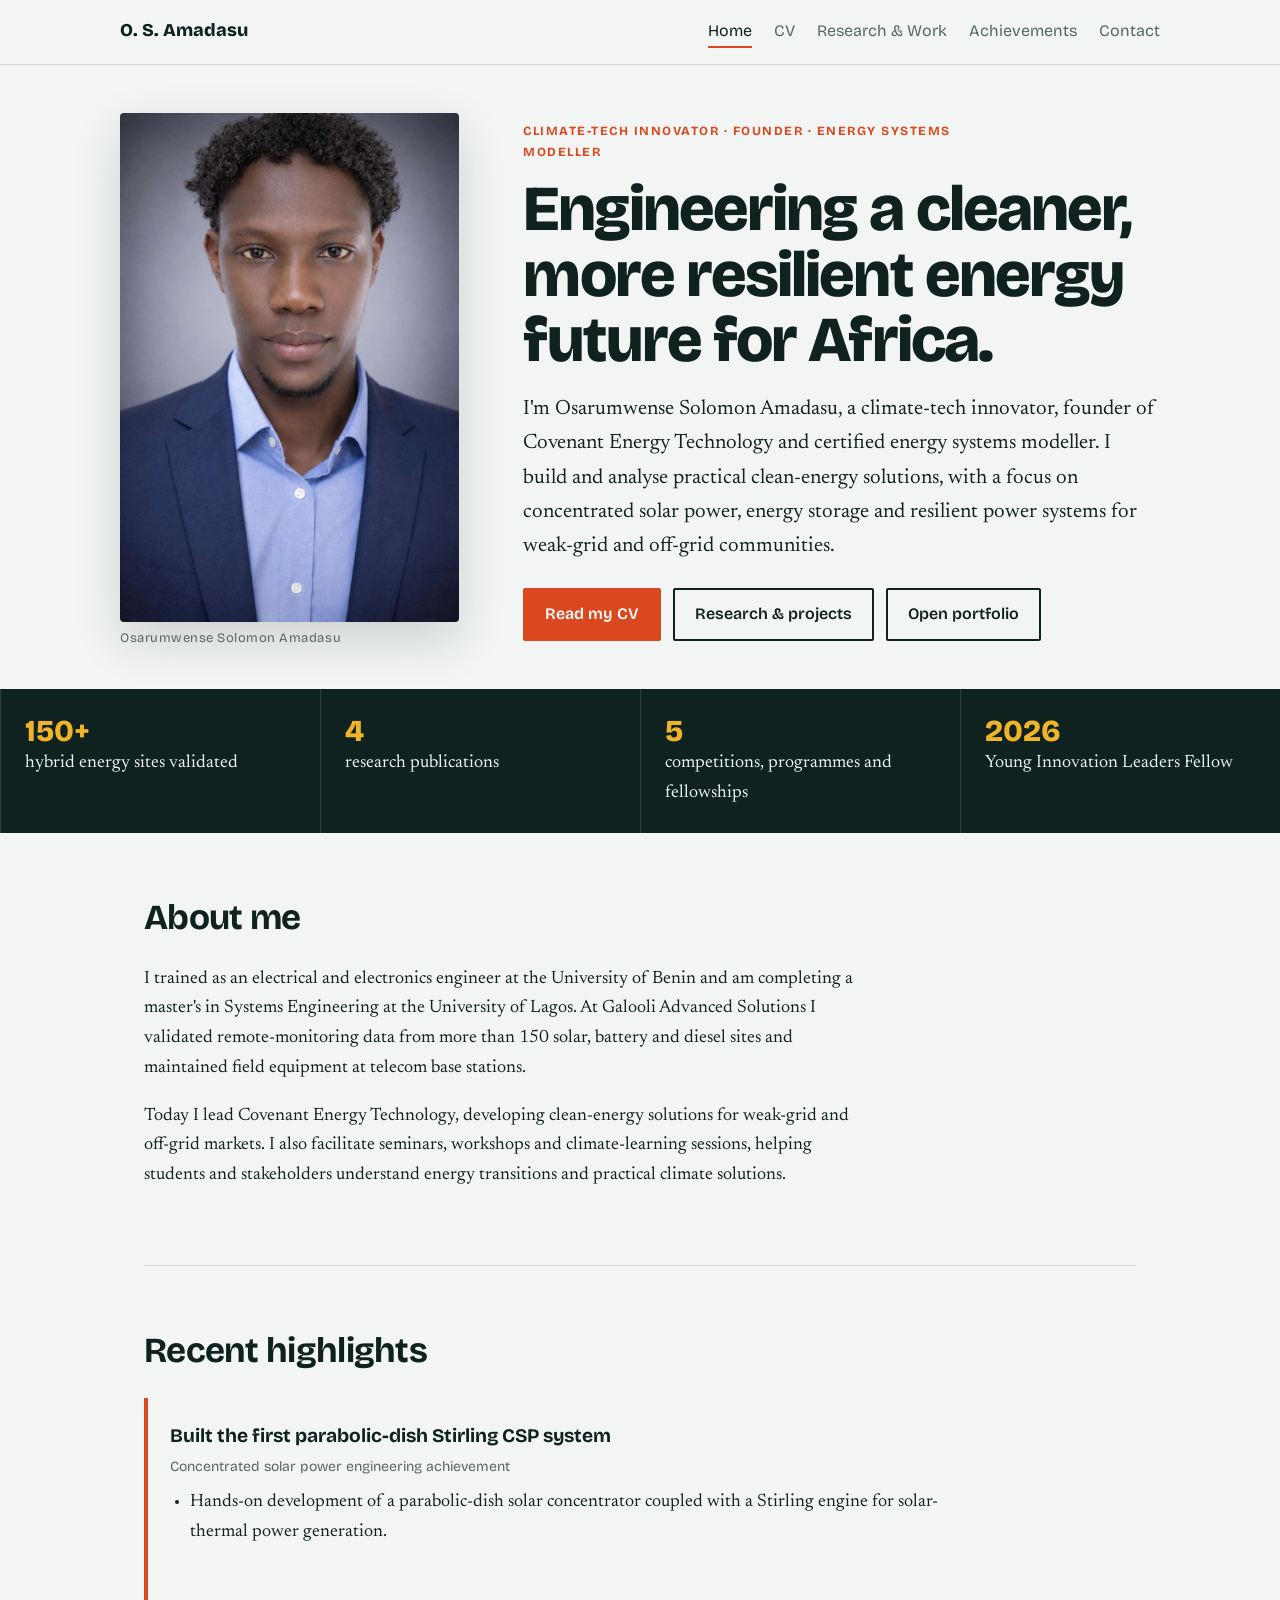
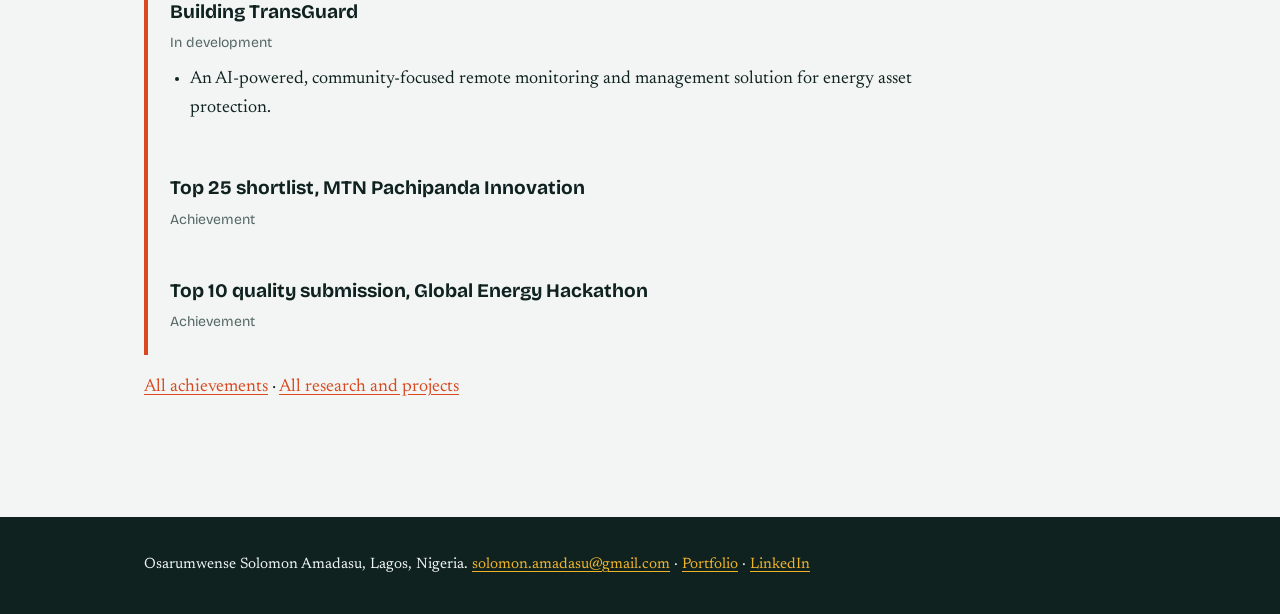
<file: index.html>
<!doctype html><html lang="en"><head><meta charset="utf-8"><meta name="viewport" content="width=device-width,initial-scale=1">
<title>Home | Osarumwense Solomon Amadasu</title>
<meta name="description" content="Osarumwense Solomon Amadasu is a climate-tech innovator, founder and certified energy systems modeller working on concentrated solar power and resilient clean-energy systems in Africa.">
<link rel="icon" href="data:image/svg+xml,<svg xmlns=%22http://www.w3.org/2000/svg%22 viewBox=%220 0 100 100%22><text y=%22.9em%22 font-size=%2290%22>☀️</text></svg>">
<link rel="preconnect" href="https://fonts.googleapis.com"><link rel="preconnect" href="https://fonts.gstatic.com" crossorigin>
<link href="https://fonts.googleapis.com/css2?family=Bricolage+Grotesque:wght@500;700;800&family=Newsreader:ital,wght@0,400;0,600;1,400&display=swap" rel="stylesheet">
<link rel="stylesheet" href="style.css"></head><body>
<header><div class="wrap nav"><a class="brand" href="index.html">O. S. Amadasu</a><a href="index.html" aria-current="page">Home</a><a href="cv.html">CV</a><a href="work.html">Research & Work</a><a href="achievements.html">Achievements</a><a href="contact.html">Contact</a></div></header>
<main><div class="wrap hero hero-profile">
<figure class="fig profile-figure"><img class="profile-photo" src="assets/osarumwense-amadasu.jpg" alt="Professional portrait of Osarumwense Solomon Amadasu"><figcaption>Osarumwense Solomon Amadasu</figcaption></figure>
<div class="hero-copy"><p class="eyebrow">Climate-tech innovator · Founder · Energy systems modeller</p><h1>Engineering a cleaner, more resilient energy future for Africa.</h1>
<p class="lead">I'm Osarumwense Solomon Amadasu, a climate-tech innovator, founder of Covenant Energy Technology and certified energy systems modeller. I build and analyse practical clean-energy solutions, with a focus on concentrated solar power, energy storage and resilient power systems for weak-grid and off-grid communities.</p>
<div class="btns"><a class="btn" href="cv.html">Read my CV</a><a class="btn alt" href="work.html">Research & projects</a><a class="btn alt" href="https://drive.google.com/drive/folders/1OPOBf2GCtjG1It3yd4VnaOTo7fdZlEqw">Open portfolio</a></div></div></div>
<div class="strip"><div><b>150+</b>hybrid energy sites validated</div><div><b>4</b>research publications</div><div><b>5</b>competitions, programmes and fellowships</div><div><b>2026</b>Young Innovation Leaders Fellow</div></div>
<div class="wrap"><section class="sec"><h2>About me</h2><p>I trained as an electrical and electronics engineer at the University of Benin and am completing a master's in Systems Engineering at the University of Lagos. At Galooli Advanced Solutions I validated remote-monitoring data from more than 150 solar, battery and diesel sites and maintained field equipment at telecom base stations.</p>
<p>Today I lead Covenant Energy Technology, developing clean-energy solutions for weak-grid and off-grid markets. I also facilitate seminars, workshops and climate-learning sessions, helping students and stakeholders understand energy transitions and practical climate solutions.</p></section>
<section class="sec"><h2>Recent highlights</h2><div class="list">
<div class="item hl"><h3>Built the first parabolic-dish Stirling CSP system</h3><div class="meta">Concentrated solar power engineering achievement</div><ul><li>Hands-on development of a parabolic-dish solar concentrator coupled with a Stirling engine for solar-thermal power generation.</li></ul></div>
<div class="item hl"><h3>Building TransGuard</h3><div class="meta">In development</div><ul><li>An AI-powered, community-focused remote monitoring and management solution for energy asset protection.</li></ul></div>
<div class="item hl"><h3>Top 25 shortlist, MTN Pachipanda Innovation</h3><div class="meta">Achievement</div></div>
<div class="item hl"><h3>Top 10 quality submission, Global Energy Hackathon</h3><div class="meta">Achievement</div></div>
</div><p><a href="achievements.html">All achievements</a> · <a href="work.html">All research and projects</a></p></section></div></main>
<footer><div class="wrap">Osarumwense Solomon Amadasu, Lagos, Nigeria. <a href="mailto:solomon.amadasu@gmail.com">solomon.amadasu@gmail.com</a> · <a href="https://drive.google.com/drive/folders/1OPOBf2GCtjG1It3yd4VnaOTo7fdZlEqw">Portfolio</a> · <a href="https://linkedin.com/in/osarumwense-amadasu-432a4a236">LinkedIn</a></div></footer></body></html>
</file>
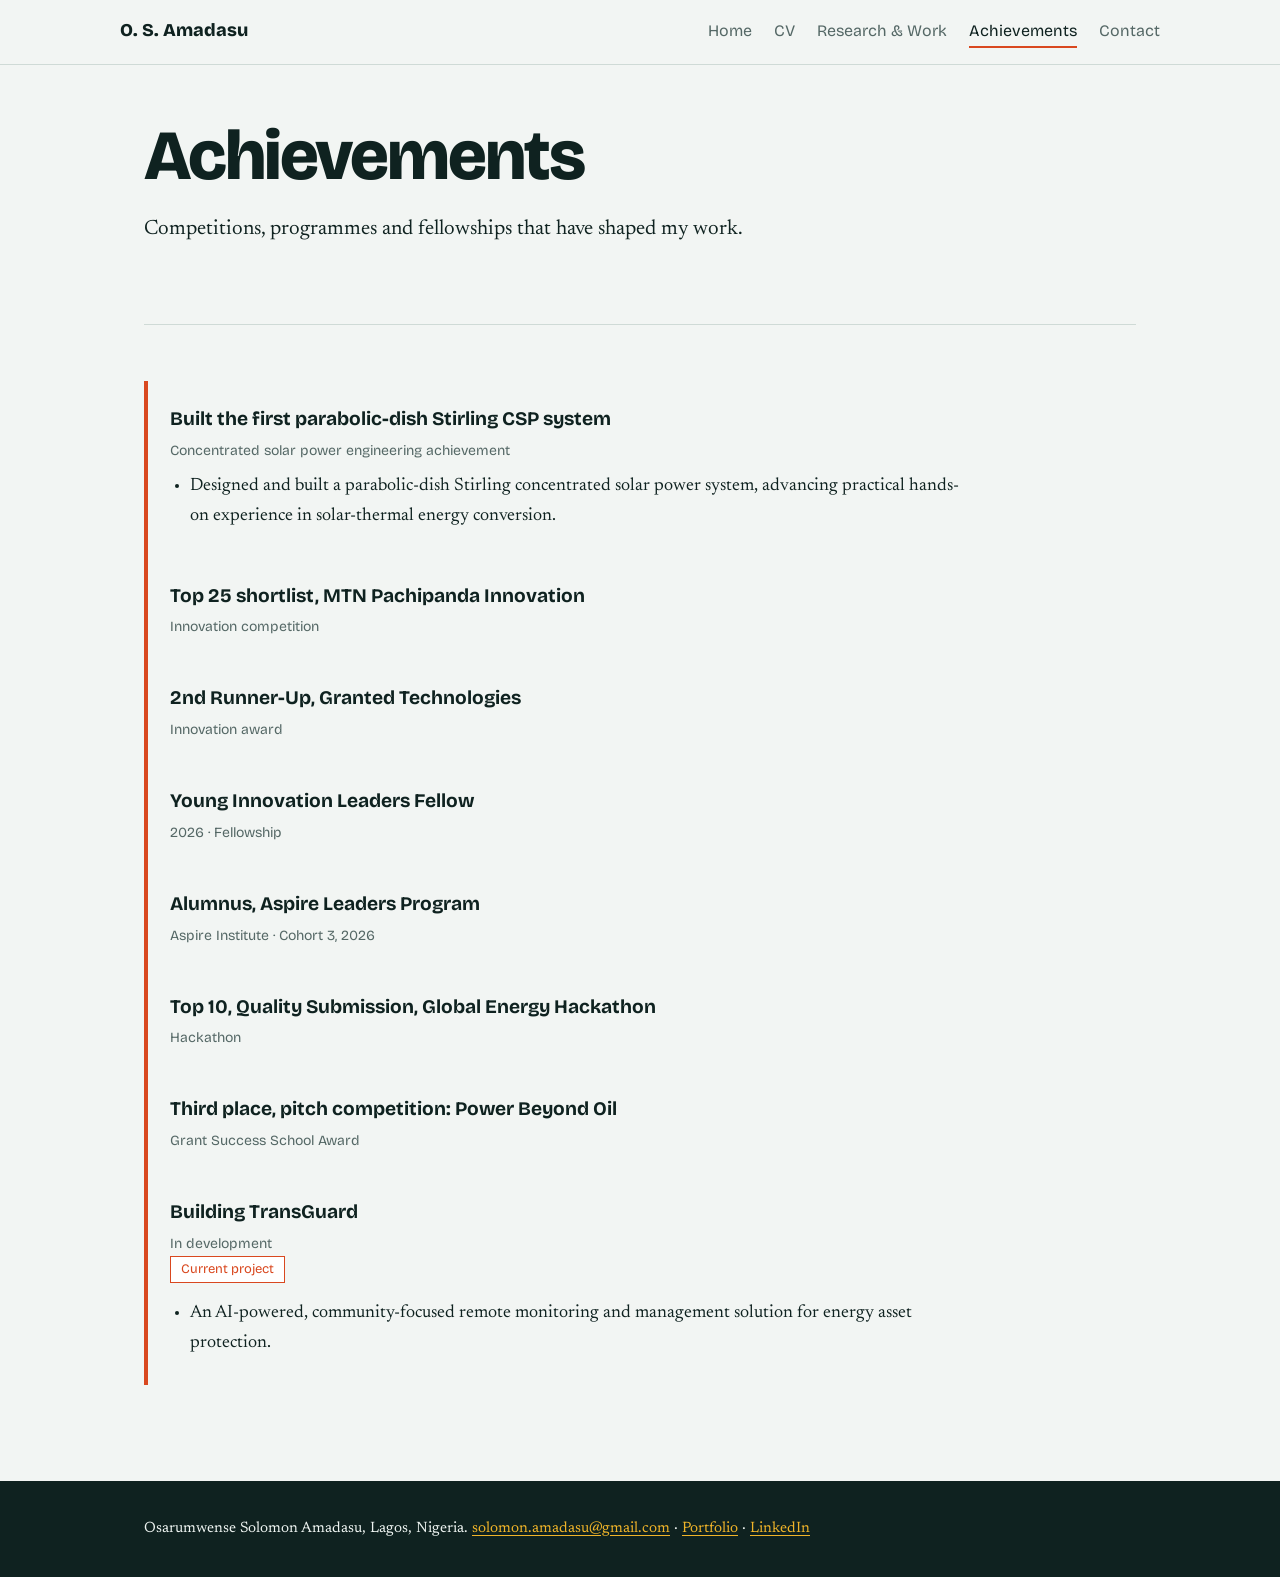
<file: achievements.html>
<!doctype html><html lang="en"><head><meta charset="utf-8"><meta name="viewport" content="width=device-width,initial-scale=1">
<title>Achievements | Osarumwense Solomon Amadasu</title>
<meta name="description" content="Osarumwense Solomon Amadasu is a climate-tech innovator, founder and certified energy systems modeller working on concentrated solar power and resilient clean-energy systems in Africa.">
<link rel="icon" href="data:image/svg+xml,<svg xmlns=%22http://www.w3.org/2000/svg%22 viewBox=%220 0 100 100%22><text y=%22.9em%22 font-size=%2290%22>☀️</text></svg>">
<link rel="preconnect" href="https://fonts.googleapis.com"><link rel="preconnect" href="https://fonts.gstatic.com" crossorigin>
<link href="https://fonts.googleapis.com/css2?family=Bricolage+Grotesque:wght@500;700;800&family=Newsreader:ital,wght@0,400;0,600;1,400&display=swap" rel="stylesheet">
<link rel="stylesheet" href="style.css"></head><body>
<header><div class="wrap nav"><a class="brand" href="index.html">O. S. Amadasu</a><a href="index.html">Home</a><a href="cv.html">CV</a><a href="work.html">Research & Work</a><a href="achievements.html" aria-current="page">Achievements</a><a href="contact.html">Contact</a></div></header>
<main><div class="wrap"><section class="sec"><h1>Achievements</h1><p class="lead">Competitions, programmes and fellowships that have shaped my work.</p></section>
<section class="sec"><div class="list">
<div class="item hl"><h3>Built the first parabolic-dish Stirling CSP system</h3><div class="meta">Concentrated solar power engineering achievement</div><ul><li>Designed and built a parabolic-dish Stirling concentrated solar power system, advancing practical hands-on experience in solar-thermal energy conversion.</li></ul></div>
<div class="item hl"><h3>Top 25 shortlist, MTN Pachipanda Innovation</h3><div class="meta">Innovation competition</div></div>
<div class="item hl"><h3>2nd Runner-Up, Granted Technologies</h3><div class="meta">Innovation award</div></div>
<div class="item hl"><h3>Young Innovation Leaders Fellow</h3><div class="meta">2026 · Fellowship</div></div>
<div class="item hl"><h3>Alumnus, Aspire Leaders Program</h3><div class="meta">Aspire Institute · Cohort 3, 2026</div></div>
<div class="item hl"><h3>Top 10, Quality Submission, Global Energy Hackathon</h3><div class="meta">Hackathon</div></div>
<div class="item hl"><h3>Third place, pitch competition: Power Beyond Oil</h3><div class="meta">Grant Success School Award</div></div>
<div class="item hl"><h3>Building TransGuard</h3><div class="meta">In development</div><span class="tag live">Current project</span><ul><li>An AI-powered, community-focused remote monitoring and management solution for energy asset protection.</li></ul></div>
</div></section></div></main>
<footer><div class="wrap">Osarumwense Solomon Amadasu, Lagos, Nigeria. <a href="mailto:solomon.amadasu@gmail.com">solomon.amadasu@gmail.com</a> · <a href="https://drive.google.com/drive/folders/1OPOBf2GCtjG1It3yd4VnaOTo7fdZlEqw">Portfolio</a> · <a href="https://linkedin.com/in/osarumwense-amadasu-432a4a236">LinkedIn</a></div></footer></body></html>
</file>
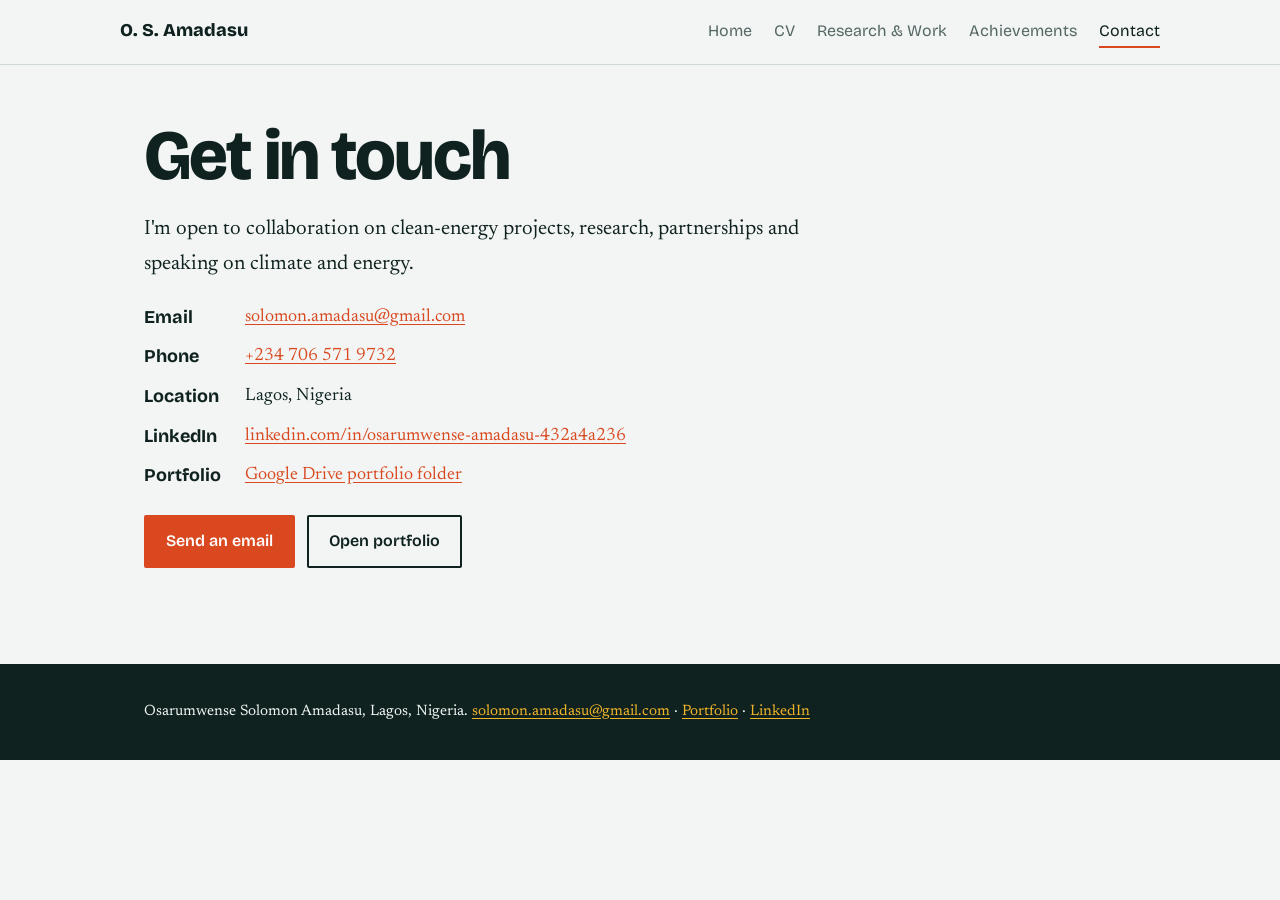
<file: contact.html>
<!doctype html><html lang="en"><head><meta charset="utf-8"><meta name="viewport" content="width=device-width,initial-scale=1">
<title>Contact | Osarumwense Solomon Amadasu</title>
<meta name="description" content="Osarumwense Solomon Amadasu is a climate-tech innovator, founder and certified energy systems modeller working on concentrated solar power and resilient clean-energy systems in Africa.">
<link rel="icon" href="data:image/svg+xml,<svg xmlns=%22http://www.w3.org/2000/svg%22 viewBox=%220 0 100 100%22><text y=%22.9em%22 font-size=%2290%22>☀️</text></svg>">
<link rel="preconnect" href="https://fonts.googleapis.com"><link rel="preconnect" href="https://fonts.gstatic.com" crossorigin>
<link href="https://fonts.googleapis.com/css2?family=Bricolage+Grotesque:wght@500;700;800&family=Newsreader:ital,wght@0,400;0,600;1,400&display=swap" rel="stylesheet">
<link rel="stylesheet" href="style.css"></head><body>
<header><div class="wrap nav"><a class="brand" href="index.html">O. S. Amadasu</a><a href="index.html">Home</a><a href="cv.html">CV</a><a href="work.html">Research & Work</a><a href="achievements.html">Achievements</a><a href="contact.html" aria-current="page">Contact</a></div></header>
<main><div class="wrap"><section class="sec"><h1>Get in touch</h1><p class="lead">I'm open to collaboration on clean-energy projects, research, partnerships and speaking on climate and energy.</p>
<dl><dt>Email</dt><dd><a href="mailto:solomon.amadasu@gmail.com">solomon.amadasu@gmail.com</a></dd><dt>Phone</dt><dd><a href="tel:+2347065719732">+234 706 571 9732</a></dd>
<dt>Location</dt><dd>Lagos, Nigeria</dd><dt>LinkedIn</dt><dd><a href="https://linkedin.com/in/osarumwense-amadasu-432a4a236">linkedin.com/in/osarumwense-amadasu-432a4a236</a></dd>
<dt>Portfolio</dt><dd><a href="https://drive.google.com/drive/folders/1OPOBf2GCtjG1It3yd4VnaOTo7fdZlEqw">Google Drive portfolio folder</a></dd></dl>
<div class="btns"><a class="btn" href="mailto:solomon.amadasu@gmail.com">Send an email</a><a class="btn alt" href="https://drive.google.com/drive/folders/1OPOBf2GCtjG1It3yd4VnaOTo7fdZlEqw">Open portfolio</a></div></section></div></main>
<footer><div class="wrap">Osarumwense Solomon Amadasu, Lagos, Nigeria. <a href="mailto:solomon.amadasu@gmail.com">solomon.amadasu@gmail.com</a> · <a href="https://drive.google.com/drive/folders/1OPOBf2GCtjG1It3yd4VnaOTo7fdZlEqw">Portfolio</a> · <a href="https://linkedin.com/in/osarumwense-amadasu-432a4a236">LinkedIn</a></div></footer></body></html>
</file>
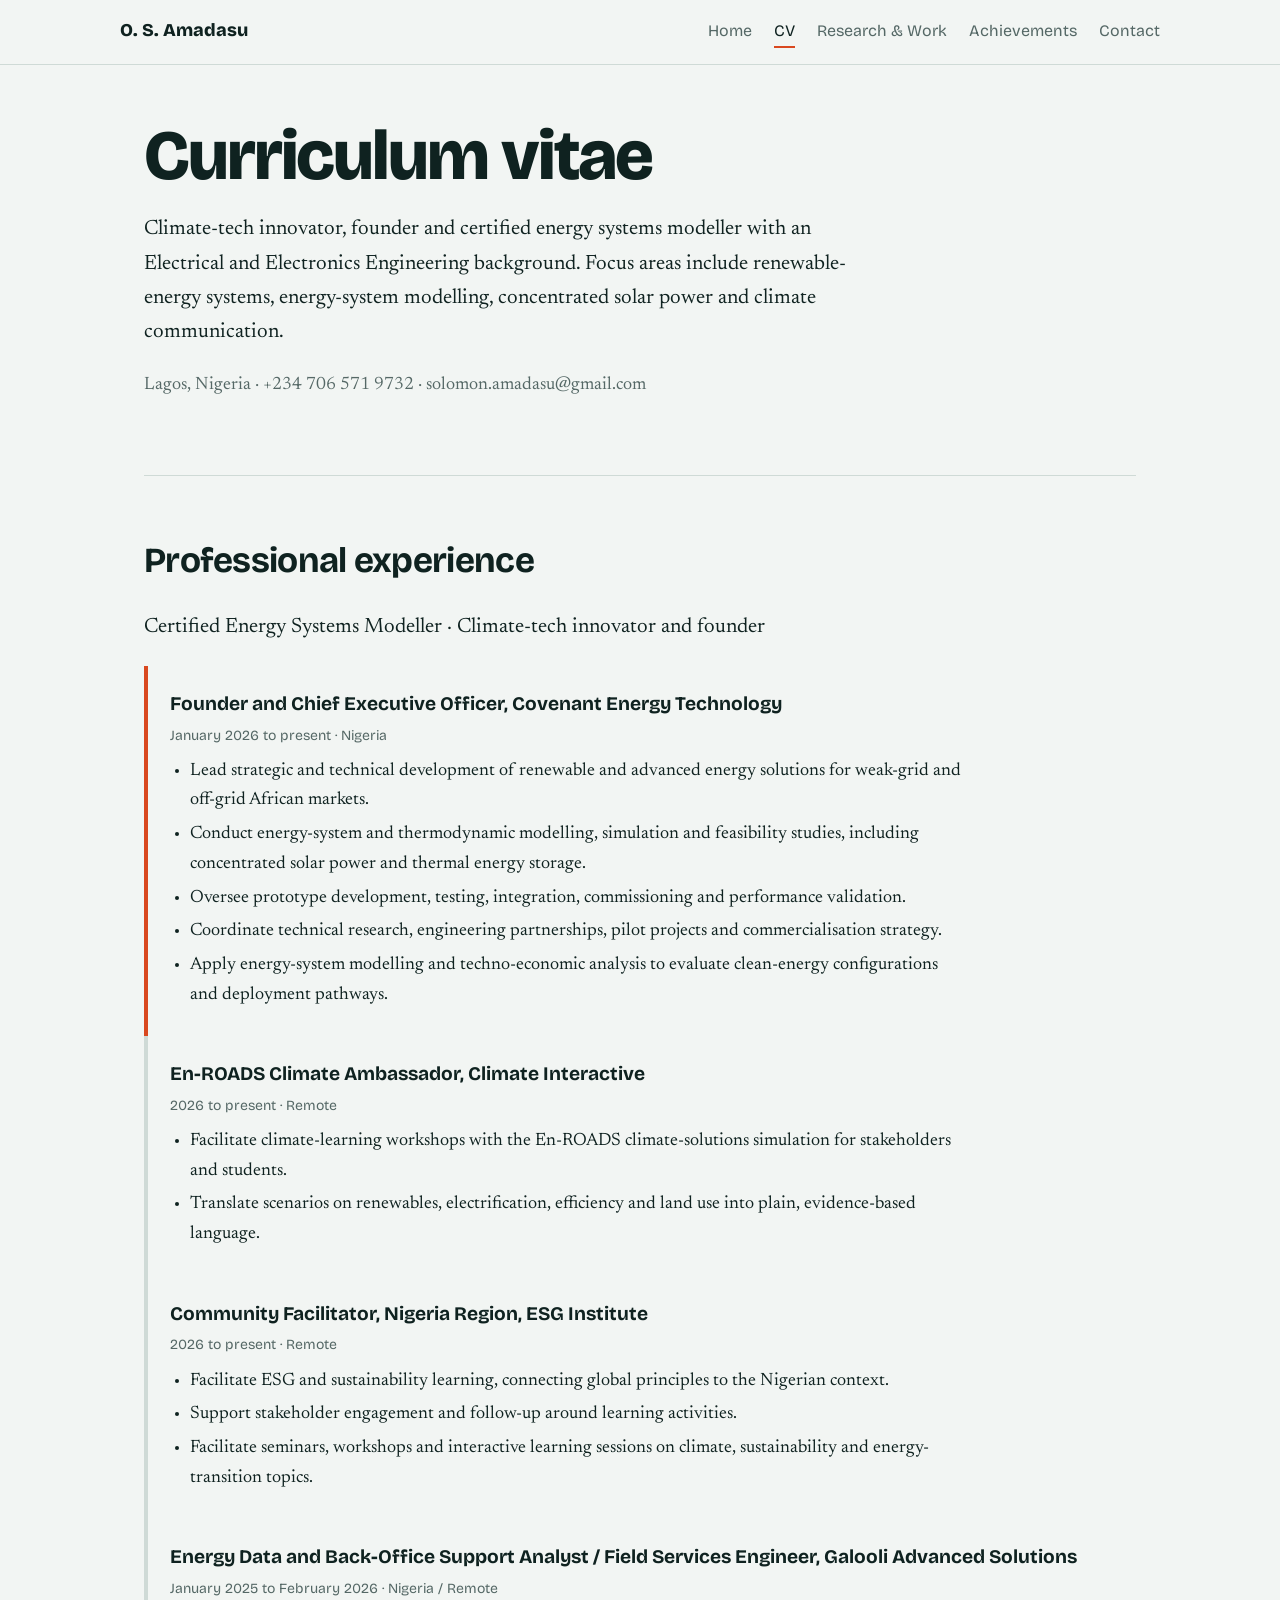
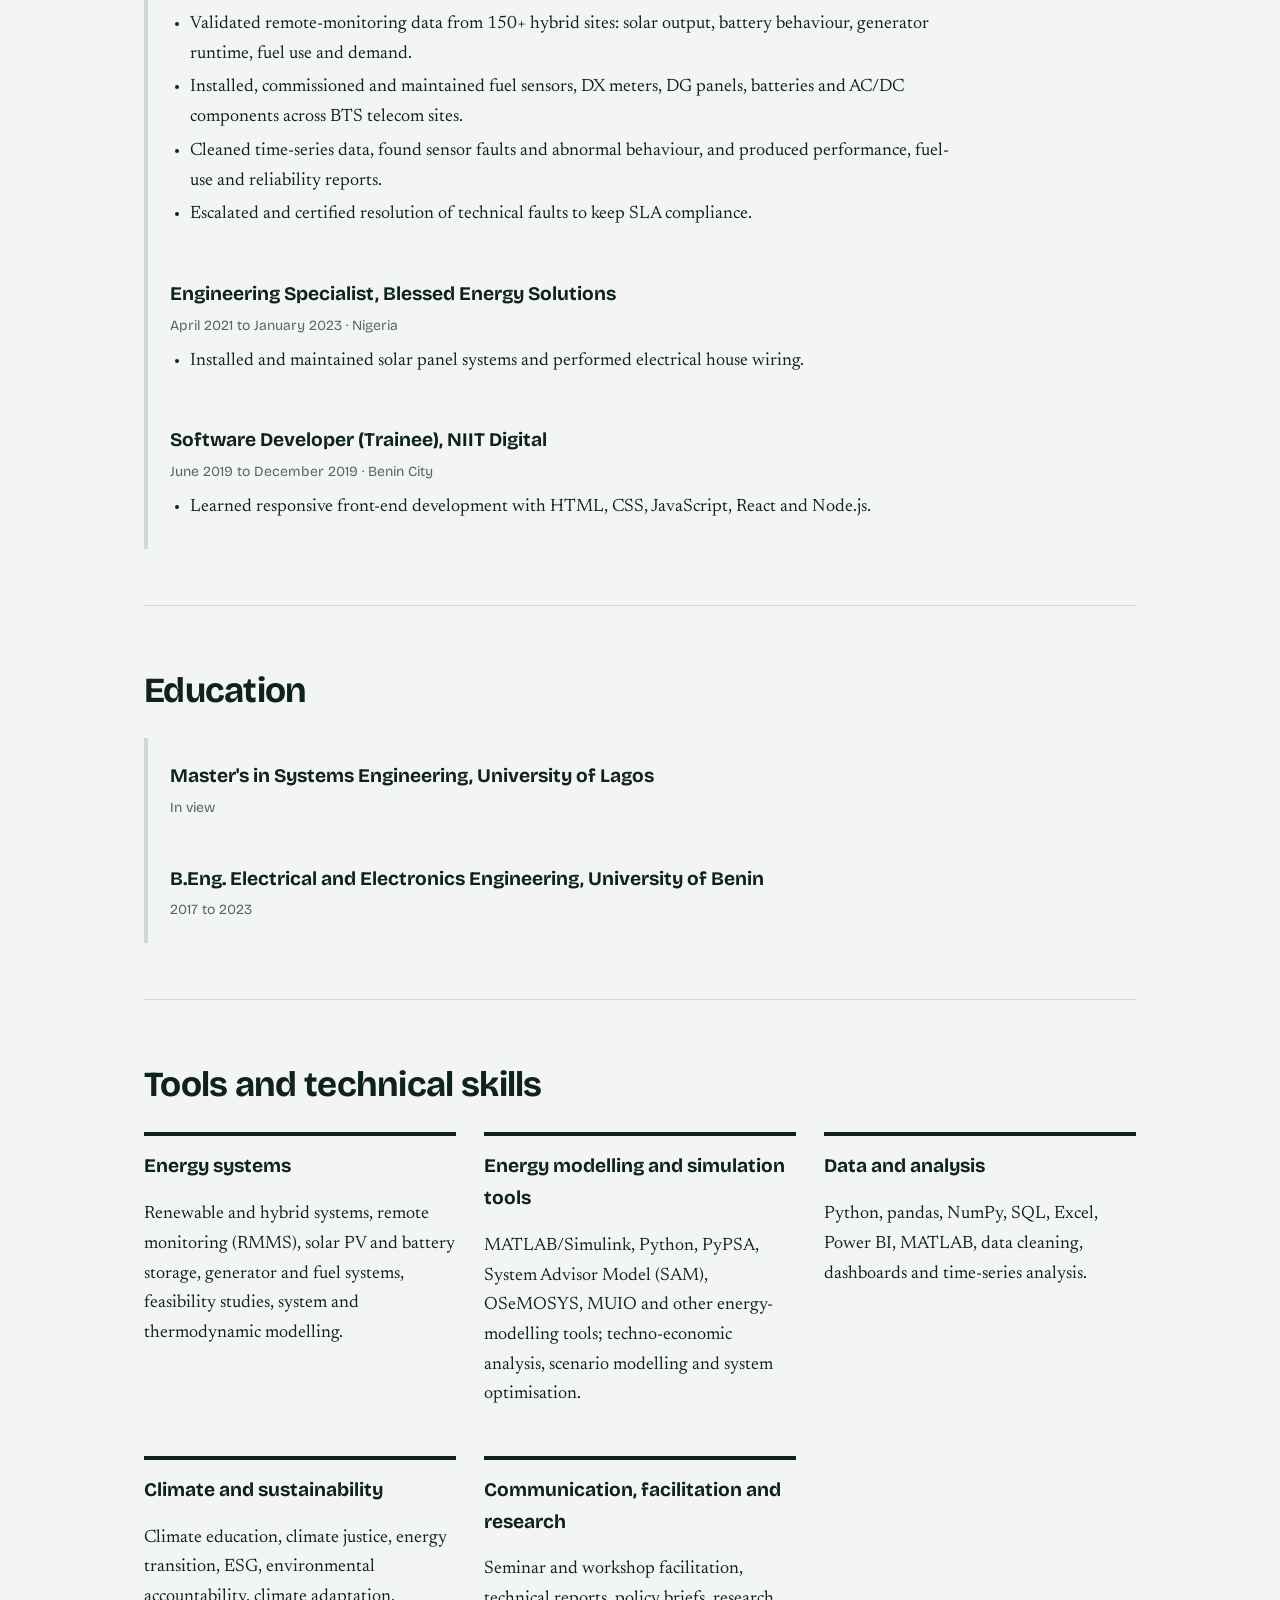
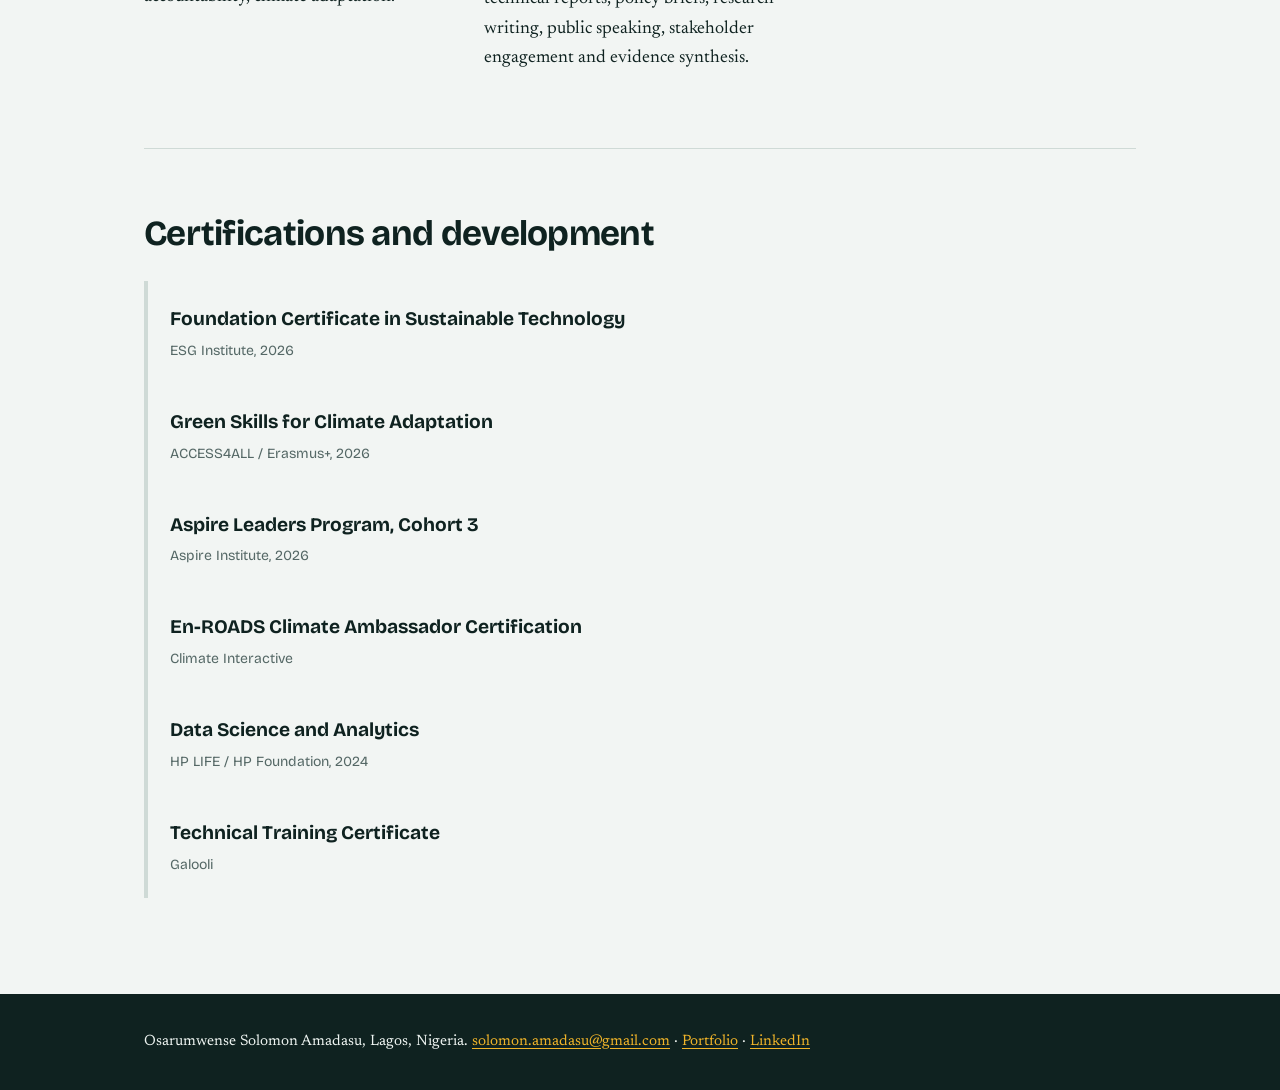
<file: cv.html>
<!doctype html><html lang="en"><head><meta charset="utf-8"><meta name="viewport" content="width=device-width,initial-scale=1">
<title>CV | Osarumwense Solomon Amadasu</title>
<meta name="description" content="Osarumwense Solomon Amadasu is a climate-tech innovator, founder and certified energy systems modeller working on concentrated solar power and resilient clean-energy systems in Africa.">
<link rel="icon" href="data:image/svg+xml,<svg xmlns=%22http://www.w3.org/2000/svg%22 viewBox=%220 0 100 100%22><text y=%22.9em%22 font-size=%2290%22>☀️</text></svg>">
<link rel="preconnect" href="https://fonts.googleapis.com"><link rel="preconnect" href="https://fonts.gstatic.com" crossorigin>
<link href="https://fonts.googleapis.com/css2?family=Bricolage+Grotesque:wght@500;700;800&family=Newsreader:ital,wght@0,400;0,600;1,400&display=swap" rel="stylesheet">
<link rel="stylesheet" href="style.css"></head><body>
<header><div class="wrap nav"><a class="brand" href="index.html">O. S. Amadasu</a><a href="index.html">Home</a><a href="cv.html" aria-current="page">CV</a><a href="work.html">Research & Work</a><a href="achievements.html">Achievements</a><a href="contact.html">Contact</a></div></header>
<main><div class="wrap"><section class="sec"><h1>Curriculum vitae</h1>
<p class="lead">Climate-tech innovator, founder and certified energy systems modeller with an Electrical and Electronics Engineering background. Focus areas include renewable-energy systems, energy-system modelling, concentrated solar power and climate communication.</p>
<p class="mute">Lagos, Nigeria · +234 706 571 9732 · solomon.amadasu@gmail.com</p></section>
<section class="sec"><h2>Professional experience</h2><p class="lead">Certified Energy Systems Modeller · Climate-tech innovator and founder</p><div class="list">
<div class="item hl"><h3>Founder and Chief Executive Officer, Covenant Energy Technology</h3><div class="meta">January 2026 to present · Nigeria</div><ul><li>Lead strategic and technical development of renewable and advanced energy solutions for weak-grid and off-grid African markets.</li><li>Conduct energy-system and thermodynamic modelling, simulation and feasibility studies, including concentrated solar power and thermal energy storage.</li><li>Oversee prototype development, testing, integration, commissioning and performance validation.</li><li>Coordinate technical research, engineering partnerships, pilot projects and commercialisation strategy.</li><li>Apply energy-system modelling and techno-economic analysis to evaluate clean-energy configurations and deployment pathways.</li></ul></div>
<div class="item"><h3>En-ROADS Climate Ambassador, Climate Interactive</h3><div class="meta">2026 to present · Remote</div><ul><li>Facilitate climate-learning workshops with the En-ROADS climate-solutions simulation for stakeholders and students.</li><li>Translate scenarios on renewables, electrification, efficiency and land use into plain, evidence-based language.</li></ul></div>
<div class="item"><h3>Community Facilitator, Nigeria Region, ESG Institute</h3><div class="meta">2026 to present · Remote</div><ul><li>Facilitate ESG and sustainability learning, connecting global principles to the Nigerian context.</li><li>Support stakeholder engagement and follow-up around learning activities.</li><li>Facilitate seminars, workshops and interactive learning sessions on climate, sustainability and energy-transition topics.</li></ul></div>
<div class="item"><h3>Energy Data and Back-Office Support Analyst / Field Services Engineer, Galooli Advanced Solutions</h3><div class="meta">January 2025 to February 2026 · Nigeria / Remote</div><ul><li>Validated remote-monitoring data from 150+ hybrid sites: solar output, battery behaviour, generator runtime, fuel use and demand.</li><li>Installed, commissioned and maintained fuel sensors, DX meters, DG panels, batteries and AC/DC components across BTS telecom sites.</li><li>Cleaned time-series data, found sensor faults and abnormal behaviour, and produced performance, fuel-use and reliability reports.</li><li>Escalated and certified resolution of technical faults to keep SLA compliance.</li></ul></div>
<div class="item"><h3>Engineering Specialist, Blessed Energy Solutions</h3><div class="meta">April 2021 to January 2023 · Nigeria</div><ul><li>Installed and maintained solar panel systems and performed electrical house wiring.</li></ul></div>
<div class="item"><h3>Software Developer (Trainee), NIIT Digital</h3><div class="meta">June 2019 to December 2019 · Benin City</div><ul><li>Learned responsive front-end development with HTML, CSS, JavaScript, React and Node.js.</li></ul></div>
</div></section>
<section class="sec"><h2>Education</h2><div class="list">
<div class="item"><h3>Master's in Systems Engineering, University of Lagos</h3><div class="meta">In view</div></div><div class="item"><h3>B.Eng. Electrical and Electronics Engineering, University of Benin</h3><div class="meta">2017 to 2023</div></div></div></section>
<section class="sec"><h2>Tools and technical skills</h2><div class="grid">
<div class="panel"><h3>Energy systems</h3><p>Renewable and hybrid systems, remote monitoring (RMMS), solar PV and battery storage, generator and fuel systems, feasibility studies, system and thermodynamic modelling.</p></div>
<div class="panel"><h3>Energy modelling and simulation tools</h3><p>MATLAB/Simulink, Python, PyPSA, System Advisor Model (SAM), OSeMOSYS, MUIO and other energy-modelling tools; techno-economic analysis, scenario modelling and system optimisation.</p></div><div class="panel"><h3>Data and analysis</h3><p>Python, pandas, NumPy, SQL, Excel, Power BI, MATLAB, data cleaning, dashboards and time-series analysis.</p></div>
<div class="panel"><h3>Climate and sustainability</h3><p>Climate education, climate justice, energy transition, ESG, environmental accountability, climate adaptation.</p></div>
<div class="panel"><h3>Communication, facilitation and research</h3><p>Seminar and workshop facilitation, technical reports, policy briefs, research writing, public speaking, stakeholder engagement and evidence synthesis.</p></div></div></section>
<section class="sec"><h2>Certifications and development</h2><div class="list">
<div class="item"><h3>Foundation Certificate in Sustainable Technology</h3><div class="meta">ESG Institute, 2026</div></div><div class="item"><h3>Green Skills for Climate Adaptation</h3><div class="meta">ACCESS4ALL / Erasmus+, 2026</div></div><div class="item"><h3>Aspire Leaders Program, Cohort 3</h3><div class="meta">Aspire Institute, 2026</div></div><div class="item"><h3>En-ROADS Climate Ambassador Certification</h3><div class="meta">Climate Interactive</div></div><div class="item"><h3>Data Science and Analytics</h3><div class="meta">HP LIFE / HP Foundation, 2024</div></div><div class="item"><h3>Technical Training Certificate</h3><div class="meta">Galooli</div></div></div></section></div></main>
<footer><div class="wrap">Osarumwense Solomon Amadasu, Lagos, Nigeria. <a href="mailto:solomon.amadasu@gmail.com">solomon.amadasu@gmail.com</a> · <a href="https://drive.google.com/drive/folders/1OPOBf2GCtjG1It3yd4VnaOTo7fdZlEqw">Portfolio</a> · <a href="https://linkedin.com/in/osarumwense-amadasu-432a4a236">LinkedIn</a></div></footer></body></html>
</file>
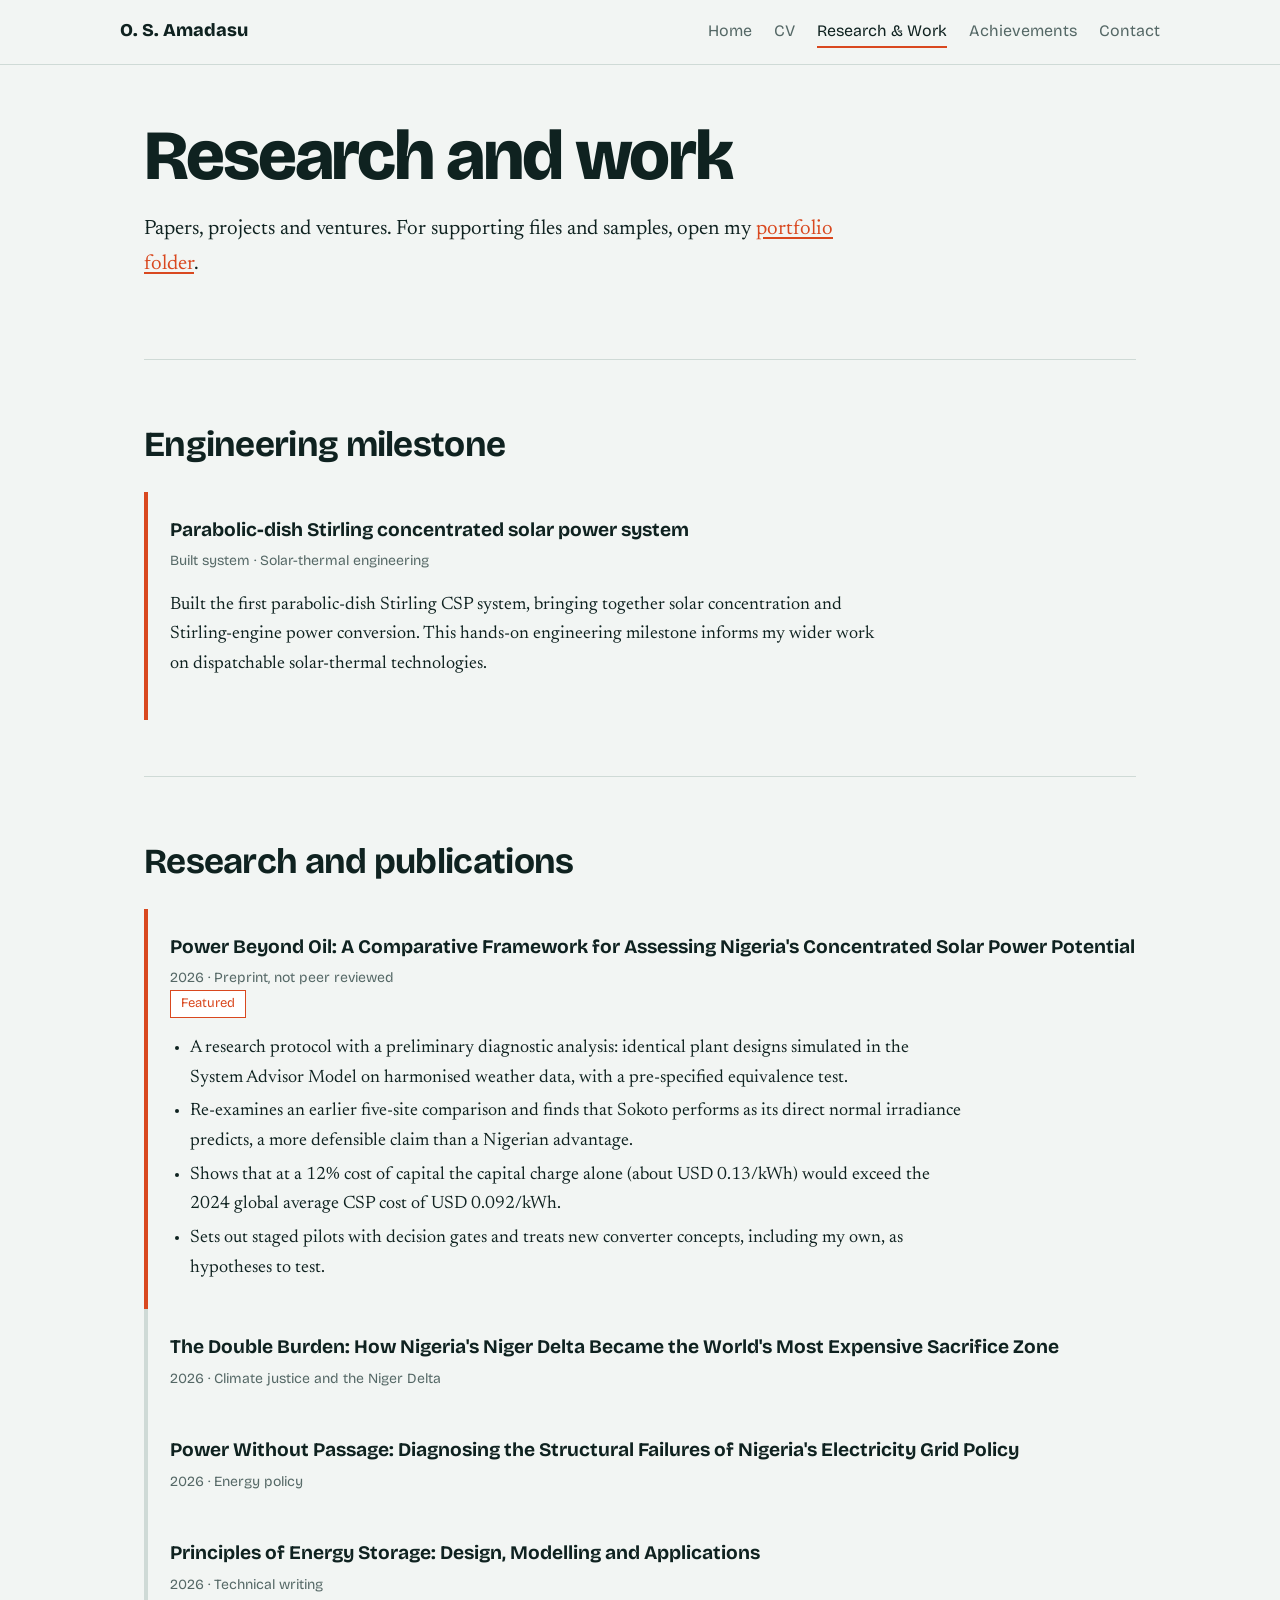
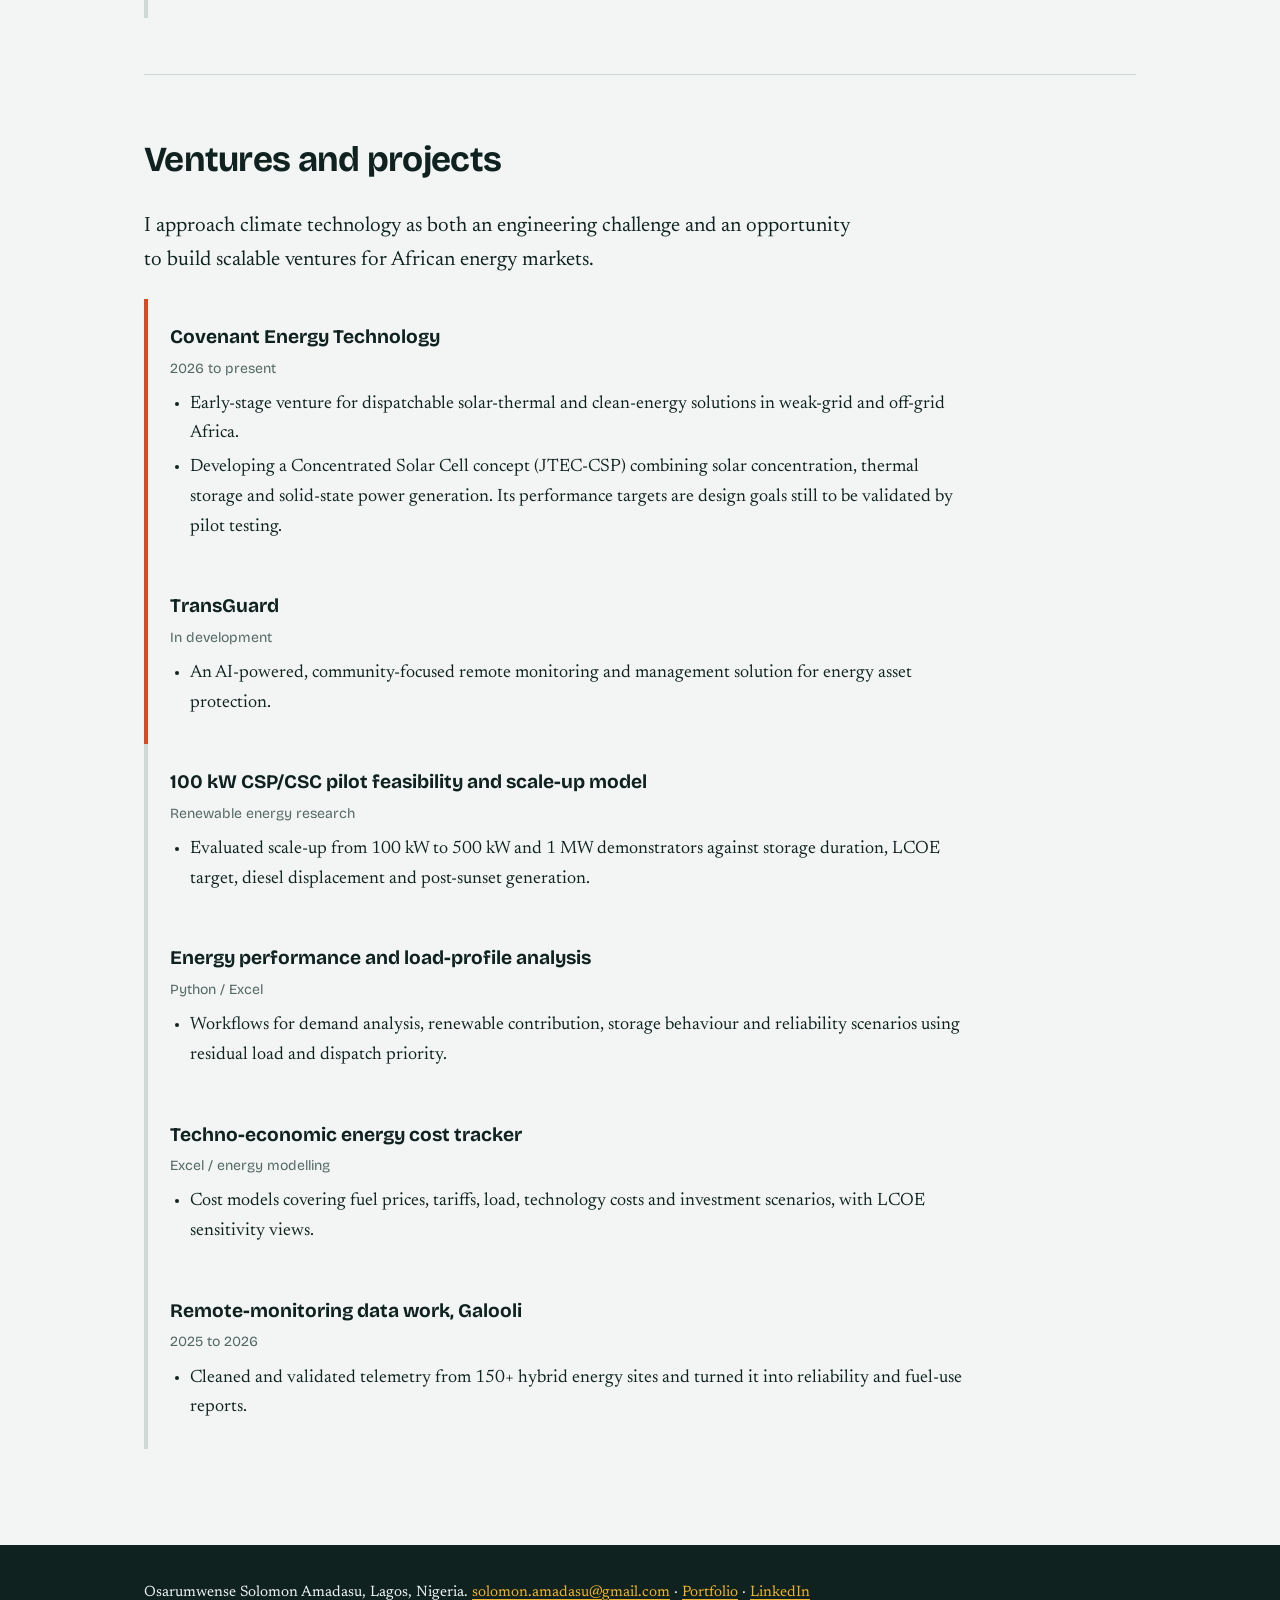
<file: work.html>
<!doctype html><html lang="en"><head><meta charset="utf-8"><meta name="viewport" content="width=device-width,initial-scale=1">
<title>Research and Work | Osarumwense Solomon Amadasu</title>
<meta name="description" content="Osarumwense Solomon Amadasu is a climate-tech innovator, founder and certified energy systems modeller working on concentrated solar power and resilient clean-energy systems in Africa.">
<link rel="icon" href="data:image/svg+xml,<svg xmlns=%22http://www.w3.org/2000/svg%22 viewBox=%220 0 100 100%22><text y=%22.9em%22 font-size=%2290%22>☀️</text></svg>">
<link rel="preconnect" href="https://fonts.googleapis.com"><link rel="preconnect" href="https://fonts.gstatic.com" crossorigin>
<link href="https://fonts.googleapis.com/css2?family=Bricolage+Grotesque:wght@500;700;800&family=Newsreader:ital,wght@0,400;0,600;1,400&display=swap" rel="stylesheet">
<link rel="stylesheet" href="style.css"></head><body>
<header><div class="wrap nav"><a class="brand" href="index.html">O. S. Amadasu</a><a href="index.html">Home</a><a href="cv.html">CV</a><a href="work.html" aria-current="page">Research & Work</a><a href="achievements.html">Achievements</a><a href="contact.html">Contact</a></div></header>
<main><div class="wrap"><section class="sec"><h1>Research and work</h1><p class="lead">Papers, projects and ventures. For supporting files and samples, open my <a href="https://drive.google.com/drive/folders/1OPOBf2GCtjG1It3yd4VnaOTo7fdZlEqw">portfolio folder</a>.</p></section>
<section class="sec"><h2>Engineering milestone</h2><div class="item hl"><h3>Parabolic-dish Stirling concentrated solar power system</h3><div class="meta">Built system · Solar-thermal engineering</div><p>Built the first parabolic-dish Stirling CSP system, bringing together solar concentration and Stirling-engine power conversion. This hands-on engineering milestone informs my wider work on dispatchable solar-thermal technologies.</p></div></section>
<section class="sec"><h2>Research and publications</h2><div class="list">
<div class="item hl"><h3>Power Beyond Oil: A Comparative Framework for Assessing Nigeria's Concentrated Solar Power Potential</h3><div class="meta">2026 · Preprint, not peer reviewed</div><span class="tag live">Featured</span><ul><li>A research protocol with a preliminary diagnostic analysis: identical plant designs simulated in the System Advisor Model on harmonised weather data, with a pre-specified equivalence test.</li><li>Re-examines an earlier five-site comparison and finds that Sokoto performs as its direct normal irradiance predicts, a more defensible claim than a Nigerian advantage.</li><li>Shows that at a 12% cost of capital the capital charge alone (about USD 0.13/kWh) would exceed the 2024 global average CSP cost of USD 0.092/kWh.</li><li>Sets out staged pilots with decision gates and treats new converter concepts, including my own, as hypotheses to test.</li></ul></div>
<div class="item"><h3>The Double Burden: How Nigeria's Niger Delta Became the World's Most Expensive Sacrifice Zone</h3><div class="meta">2026 · Climate justice and the Niger Delta</div></div>
<div class="item"><h3>Power Without Passage: Diagnosing the Structural Failures of Nigeria's Electricity Grid Policy</h3><div class="meta">2026 · Energy policy</div></div>
<div class="item"><h3>Principles of Energy Storage: Design, Modelling and Applications</h3><div class="meta">2026 · Technical writing</div></div>
</div></section>
<section class="sec"><h2>Ventures and projects</h2><p class="lead">I approach climate technology as both an engineering challenge and an opportunity to build scalable ventures for African energy markets.</p><div class="list">
<div class="item hl"><h3>Covenant Energy Technology</h3><div class="meta">2026 to present</div><ul><li>Early-stage venture for dispatchable solar-thermal and clean-energy solutions in weak-grid and off-grid Africa.</li><li>Developing a Concentrated Solar Cell concept (JTEC-CSP) combining solar concentration, thermal storage and solid-state power generation. Its performance targets are design goals still to be validated by pilot testing.</li></ul></div>
<div class="item hl"><h3>TransGuard</h3><div class="meta">In development</div><ul><li>An AI-powered, community-focused remote monitoring and management solution for energy asset protection.</li></ul></div>
<div class="item"><h3>100 kW CSP/CSC pilot feasibility and scale-up model</h3><div class="meta">Renewable energy research</div><ul><li>Evaluated scale-up from 100 kW to 500 kW and 1 MW demonstrators against storage duration, LCOE target, diesel displacement and post-sunset generation.</li></ul></div>
<div class="item"><h3>Energy performance and load-profile analysis</h3><div class="meta">Python / Excel</div><ul><li>Workflows for demand analysis, renewable contribution, storage behaviour and reliability scenarios using residual load and dispatch priority.</li></ul></div>
<div class="item"><h3>Techno-economic energy cost tracker</h3><div class="meta">Excel / energy modelling</div><ul><li>Cost models covering fuel prices, tariffs, load, technology costs and investment scenarios, with LCOE sensitivity views.</li></ul></div>
<div class="item"><h3>Remote-monitoring data work, Galooli</h3><div class="meta">2025 to 2026</div><ul><li>Cleaned and validated telemetry from 150+ hybrid energy sites and turned it into reliability and fuel-use reports.</li></ul></div>
</div></section></div></main>
<footer><div class="wrap">Osarumwense Solomon Amadasu, Lagos, Nigeria. <a href="mailto:solomon.amadasu@gmail.com">solomon.amadasu@gmail.com</a> · <a href="https://drive.google.com/drive/folders/1OPOBf2GCtjG1It3yd4VnaOTo7fdZlEqw">Portfolio</a> · <a href="https://linkedin.com/in/osarumwense-amadasu-432a4a236">LinkedIn</a></div></footer></body></html>
</file>
<file: style.css>
:root{--bg:#f2f5f3;--ink:#0f2220;--mute:#556866;--acc:#d9481f;--sun:#f0b429;--line:#cfdad6;--card:#fff;--deep:#0f2220;--deepink:#eef4f1}
@media(prefers-color-scheme:dark){:root{--bg:#0b1716;--ink:#e8f0ed;--mute:#98aeaa;--acc:#ff7a4d;--sun:#f0b429;--line:#244140;--card:#112321;--deep:#06100f;--deepink:#e8f0ed}}
*{box-sizing:border-box}html{scroll-behavior:smooth}
body{margin:0;background:var(--bg);color:var(--ink);font:18px/1.65 Newsreader,Georgia,serif;-webkit-font-smoothing:antialiased}
h1,h2,h3,.nav,.btn,.tag{font-family:"Bricolage Grotesque",system-ui,sans-serif}
a{color:var(--acc);text-underline-offset:3px}a:focus-visible,.btn:focus-visible{outline:3px solid var(--sun);outline-offset:3px}
.wrap{max-width:1040px;margin:0 auto;padding:0 24px}
header{border-bottom:1px solid var(--line);position:sticky;top:0;background:var(--bg);z-index:5}
.nav{display:flex;flex-wrap:wrap;gap:4px 22px;align-items:center;padding:14px 0;font-size:16px}
.nav .brand{font-weight:800;margin-right:auto;color:var(--ink);text-decoration:none;font-size:18px}
.nav a{color:var(--mute);text-decoration:none;padding:2px 0;border-bottom:2px solid transparent}
.nav a:hover,.nav a[aria-current]{color:var(--ink);border-color:var(--acc)}
h1{font-size:clamp(2.4rem,6vw,4.4rem);line-height:1.02;margin:0 0 20px;letter-spacing:-.03em;font-weight:800}
h2{font-size:clamp(1.6rem,3.5vw,2.2rem);margin:0 0 18px;letter-spacing:-.02em}
h3{font-size:1.2rem;margin:0 0 4px}
.sec{padding:56px 0;border-top:1px solid var(--line)}.sec:first-of-type{border-top:0}
.lead{font-size:1.3rem;max-width:34em;color:var(--ink)}
p{max-width:40em}.mute{color:var(--mute)}
.hero{padding:64px 0 40px;display:grid;grid-template-columns:1.1fr 1fr;gap:40px;align-items:center}
@media(max-width:820px){.hero{grid-template-columns:1fr}}
.btns{display:flex;flex-wrap:wrap;gap:12px;margin-top:24px}
.btn{display:inline-block;padding:11px 20px;font-weight:600;font-size:16px;text-decoration:none;background:var(--acc);color:#fff;border:2px solid var(--acc);border-radius:2px}
.btn.alt{background:transparent;color:var(--ink);border-color:var(--ink)}
.curve{width:100%;height:auto}.curve text{font:12px "Bricolage Grotesque",sans-serif;fill:var(--mute)}
.fig{margin:0}.fig figcaption{font-size:14px;color:var(--mute);margin-top:6px}
.strip{display:grid;grid-template-columns:repeat(auto-fit,minmax(200px,1fr));background:var(--deep);color:var(--deepink)}
.strip div{padding:24px;border-left:1px solid #ffffff22}.strip b{display:block;font:800 1.9rem "Bricolage Grotesque",sans-serif;color:var(--sun)}
.list{display:grid;gap:0}.item{padding:22px 0 22px 22px;border-left:4px solid var(--line);position:relative}
.item.hl{border-color:var(--acc)}.item .meta{font-family:"Bricolage Grotesque",sans-serif;font-size:14px;color:var(--mute)}
.item ul{margin:10px 0 0;padding-left:20px;max-width:44em}.item li{margin:4px 0}
.grid{display:grid;grid-template-columns:repeat(auto-fit,minmax(300px,1fr));gap:28px}
.panel{border-top:4px solid var(--ink);padding-top:14px}
.tag{display:inline-block;font-size:13px;padding:2px 10px;border:1px solid var(--line);margin:0 6px 6px 0;background:var(--card)}
.tag.live{border-color:var(--acc);color:var(--acc)}
dl{display:grid;grid-template-columns:max-content 1fr;gap:10px 24px;max-width:640px}dt{font-family:"Bricolage Grotesque",sans-serif;font-weight:700}dd{margin:0;overflow-wrap:anywhere}
footer{background:var(--deep);color:var(--deepink);padding:36px 0;font-size:15px;margin-top:40px}footer a{color:var(--sun)}
@media(prefers-reduced-motion:no-preference){.curve .sunpath{stroke-dasharray:900;stroke-dashoffset:900;animation:d 2.2s .2s ease-out forwards}@keyframes d{to{stroke-dashoffset:0}}}

/* Profile-led hero */
.hero-profile{grid-template-columns:minmax(230px,.72fr) minmax(0,1.35fr);gap:clamp(28px,5vw,64px);align-items:center;padding-top:48px}
.profile-figure{max-width:360px;width:100%;margin:0 auto 0 0}
.profile-photo{display:block;width:100%;aspect-ratio:2/3;object-fit:cover;object-position:center 24%;border-radius:4px;box-shadow:0 18px 48px rgba(15,34,32,.16)}
.profile-figure figcaption{font-family:"Bricolage Grotesque",system-ui,sans-serif;font-size:13px;letter-spacing:.04em}
.eyebrow{font-family:"Bricolage Grotesque",system-ui,sans-serif;text-transform:uppercase;letter-spacing:.12em;font-size:.78rem;font-weight:700;color:var(--acc);margin:0 0 14px}
.hero-copy h1{font-size:clamp(2.3rem,5.4vw,4rem)}
@media(max-width:820px){.hero-profile{grid-template-columns:minmax(0,1fr);gap:26px;padding-top:34px}.profile-figure{max-width:260px;margin:0 auto}.hero-copy{text-align:left}}
@media(max-width:520px){.nav{gap:8px 14px;font-size:14px}.nav .brand{width:100%;margin-right:0}.profile-figure{max-width:220px}}
</file>
